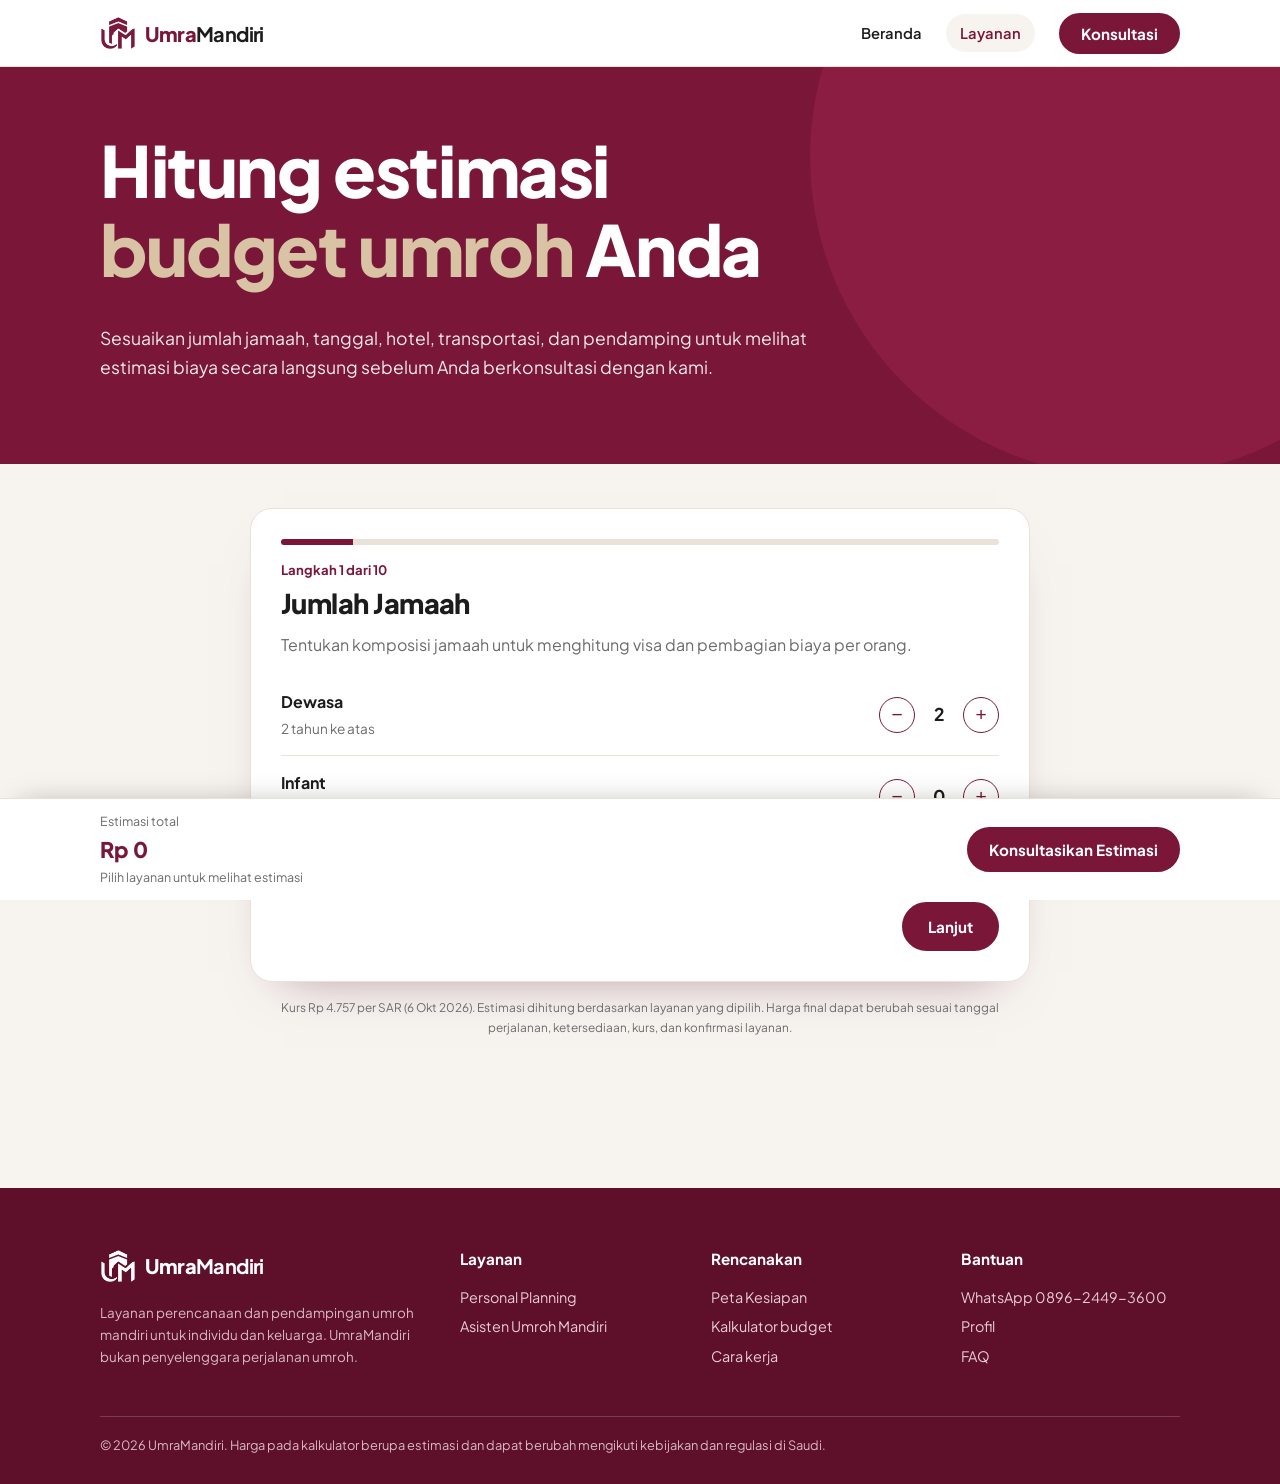
<file: kalkulator.html>
<!DOCTYPE html>
<html lang="id">
<head>
<meta charset="utf-8">
<meta name="viewport" content="width=device-width, initial-scale=1, viewport-fit=cover">
<title>Kalkulator Budget Umroh | UmraMandiri</title>
<meta name="description" content="Hitung estimasi biaya umroh mandiri: visa, hotel Makkah dan Madinah, transportasi, tiket pesawat, dan muthawwif dalam satu kalkulator.">
<meta name="theme-color" content="#7A1738">
<meta property="og:title" content="UmraMandiri | Umroh sesuka Anda">
<meta property="og:description" content="Konsultasi, perencanaan, dan pendampingan umroh mandiri untuk individu dan keluarga.">
<meta property="og:type" content="website">
<link rel="icon" href="assets/favicon.png" type="image/png">
<link rel="apple-touch-icon" href="assets/apple-touch-icon.png">
<link rel="preconnect" href="https://fonts.googleapis.com">
<link rel="preconnect" href="https://fonts.gstatic.com" crossorigin>
<link href="https://fonts.googleapis.com/css2?family=Plus+Jakarta+Sans:wght@400;500;600;700;800&display=swap" rel="stylesheet">
<link rel="stylesheet" href="css/styles.css">
</head>
<body>
<header><div class="wrap">
<a class="logo" href="./"><img class="lg" src="assets/logo-mark-burgundy.png" alt=""><span>Umra<b>Mandiri</b></span></a>
<nav><a href="./">Beranda</a><a class="navm" href="./#layanan">Layanan</a><a class="btn" href="https://wa.me/6289624493600?text=Assalamualaikum%2C%20saya%20ingin%20konsultasi%20umroh%20mandiri">Konsultasi</a></nav>
</div></header>
<section class="hero-sec slim"><div class="wrap"><div style="position:relative;max-width:760px">
<h1>Hitung estimasi <span class="hl">budget umroh</span> Anda</h1>
<p>Sesuaikan jumlah jamaah, tanggal, hotel, transportasi, dan pendamping untuk melihat estimasi biaya secara langsung sebelum Anda berkonsultasi dengan kami.</p></div></div></section>

<section class="wzs"><div class="wrap"><div class="wz" id="wz">
<div class="prog"><i id="pg"></i></div><p class="stepno" id="sn"></p>
<div id="st"></div>
<div class="nav2"><button class="btn ghost" id="bk" type="button">Kembali</button><button class="btn" id="nx" type="button">Lanjut</button></div>
</div>
<p class="dnote"><span id="kurs"></span> Estimasi dihitung berdasarkan layanan yang dipilih. Harga final dapat berubah sesuai tanggal perjalanan, ketersediaan, kurs, dan konfirmasi layanan.</p></div></section>

<div class="dock"><div class="wrap"><div><small>Estimasi total</small><b id="dt1">Rp 0</b><small id="dt2"></small></div><a class="btn" id="dwa" href="#">Konsultasikan Estimasi</a></div></div>
<footer><div class="wrap">
<div class="fg">
<div><a class="logo" style="color:#fff" href="./"><img class="lg" src="assets/logo-mark-white.png" alt=""><span>Umra<b style="color:#fff">Mandiri</b></span></a>
<p style="margin-top:12px">Layanan perencanaan dan pendampingan umroh mandiri untuk individu dan keluarga. UmraMandiri bukan penyelenggara perjalanan umroh.</p></div>
<div><h4>Layanan</h4><a href="./#layanan">Personal Planning</a><a href="./#layanan">Asisten Umroh Mandiri</a></div>
<div><h4>Rencanakan</h4><a href="./#peta">Peta Kesiapan</a><a href="kalkulator.html">Kalkulator budget</a><a href="./#fase">Cara kerja</a></div>
<div><h4>Bantuan</h4><a href="https://wa.me/6289624493600">WhatsApp 0896-2449-3600</a><a href="./#profil">Profil</a><a href="./#faq">FAQ</a></div>
</div>
<!-- Tambahkan NIB / legalitas usaha di sini setelah tersedia -->
<div class="fb">&copy; 2026 UmraMandiri. Harga pada kalkulator berupa estimasi dan dapat berubah mengikuti kebijakan dan regulasi di Saudi.</div>
</div></footer>
<script src="data/data.js"></script>
<script src="js/kalkulator.js"></script>
</body>
</html>
</file>
<file: css/styles.css>
:root{--p:#7A1738;--pd:#5E102B;--pl:#A52A52;--off:#F7F4F0;--ink:#1C1C1C;--mute:#6B6B6B;--sand:#D8C3A5;--line:#e9e2d9;color-scheme:light;box-sizing:border-box;padding-top:env(safe-area-inset-top,0px)}
*,*:before,*:after{box-sizing:inherit}
html{scroll-behavior:smooth;scroll-padding-top:76px}
body{margin:0;background:#fff;color:var(--ink);font:400 16px/1.65 "Plus Jakarta Sans",system-ui,sans-serif}
h1,h2,h3{margin:0 0 .5em;font-weight:800;line-height:1.12;letter-spacing:-.02em}
h1{font-size:clamp(2.4rem,6vw,4.4rem)}h2{font-size:clamp(1.7rem,3.6vw,2.6rem)}h3{font-size:1.08rem;letter-spacing:-.01em}
p{margin:0 0 1em;color:var(--mute)}a{color:inherit}
:focus-visible{outline:3px solid var(--pl);outline-offset:2px}
.wrap{max-width:1120px;margin:0 auto;padding:0 20px}
section{padding:84px 0}.off{background:var(--off)}
header{position:sticky;top:0;z-index:20;background:rgba(255,255,255,.92);backdrop-filter:blur(10px);border-bottom:1px solid var(--line)}
header .wrap{display:flex;align-items:center;justify-content:space-between;height:66px}
.logo{font-weight:800;font-size:1.25rem;text-decoration:none;color:var(--p);letter-spacing:-.03em}.logo b{color:var(--ink)}
nav{display:flex;gap:24px;align-items:center;font-size:.92rem;font-weight:600}
nav a{text-decoration:none;color:var(--ink)}nav a:hover{color:var(--p)}
nav a.navm{color:var(--p);background:var(--off);padding:7px 14px;border-radius:999px}
.btn{display:inline-block;background:var(--p);color:#fff;padding:13px 24px;border-radius:999px;text-decoration:none;font:700 .95rem "Plus Jakarta Sans",sans-serif;border:2px solid var(--p);cursor:pointer;transition:background .2s,transform .2s}
.btn:hover{background:var(--pd);border-color:var(--pd);transform:translateY(-1px)}
.btn.ghost{background:#fff;color:var(--p)}.btn.ghost:hover{background:var(--off)}
nav .btn{padding:9px 20px;color:#fff}nav .btn:hover{color:#fff}
.hero-sec{background:var(--p);color:#fff;padding:72px 0 124px;position:relative;overflow:hidden}
.hero-sec:before{content:"";position:absolute;width:640px;height:640px;border-radius:50%;background:var(--pl);opacity:.35;right:-170px;top:-230px}
.hero{display:grid;grid-template-columns:1.1fr .9fr;gap:52px;align-items:center;position:relative}
.hero p{color:rgba(255,255,255,.86);font-size:1.12rem;max-width:52ch}
.hl{color:var(--sand)}
.hero .btn{background:#fff;color:var(--p);border-color:#fff}.hero .btn:hover{background:var(--off)}
.hero .btn.ghost{background:transparent;color:#fff;border-color:rgba(255,255,255,.6)}.hero .btn.ghost:hover{background:rgba(255,255,255,.12)}
.hbtn{display:flex;gap:12px;flex-wrap:wrap;margin-top:28px}
.quiz{background:#fff;color:var(--ink);border-radius:22px;padding:30px;box-shadow:0 34px 60px -30px rgba(0,0,0,.55)}
.quiz small{color:var(--mute);font-weight:600}
.bar{height:5px;background:var(--line);border-radius:3px;margin:12px 0 22px}.bar i{display:block;height:100%;background:var(--p);border-radius:3px;transition:width .3s}
.q{font-weight:800;font-size:1.2rem;color:var(--ink);margin:0;line-height:1.35}
.opts{display:flex;gap:10px;flex-wrap:wrap;margin-top:20px}.opts .btn{flex:1;min-width:120px;text-align:center}
.quiz .btn{background:var(--p);color:#fff;border-color:var(--p)}.quiz .btn:hover{background:var(--pd)}
.quiz .btn.ghost{background:#fff;color:var(--p)}
section.tiles{padding:0 0 24px;margin-top:-64px;position:relative;z-index:2}
.tiles .wrap{display:grid;grid-template-columns:repeat(3,1fr);gap:16px}
.tile{background:#fff;border:1px solid var(--line);border-radius:18px;padding:24px;box-shadow:0 20px 44px -28px rgba(94,16,43,.55)}
.tile h3{color:var(--p);margin-bottom:.3em}.tile p{margin:0;font-size:.92rem}
.grid{display:grid;grid-template-columns:repeat(auto-fit,minmax(250px,1fr));gap:18px;margin-top:34px}
.svc{display:flex;flex-direction:column;background:#fff;border:1px solid var(--line);border-radius:18px;padding:24px;text-decoration:none;transition:transform .2s,box-shadow .2s,border-color .2s}
.svc:hover{transform:translateY(-4px);border-color:var(--p);box-shadow:0 24px 44px -28px rgba(94,16,43,.6)}
.svc p{font-size:.92rem;flex:1}.svc em{font-style:normal;font-weight:700;color:var(--p);font-size:.9rem}
.price{align-self:flex-start;background:var(--off);color:var(--pd);font-weight:700;font-size:.78rem;padding:4px 11px;border-radius:999px;margin-bottom:14px}
.calc{display:grid;grid-template-columns:1.1fr .9fr;gap:28px;margin-top:34px;align-items:start}
.f{display:grid;gap:14px;background:#fff;border:1px solid var(--line);border-radius:20px;padding:26px}
.two{display:grid;grid-template-columns:1fr 1fr;gap:14px}
label{font-size:.82rem;font-weight:600;color:var(--mute);display:grid;gap:5px}
input,select{font:inherit;color:var(--ink);padding:11px 12px;border:1.5px solid var(--line);border-radius:10px;background:#fff;width:100%}
input:focus,select:focus{outline:none;border-color:var(--p)}
.res{background:var(--p);color:#fff;border-radius:20px;padding:26px;position:sticky;top:92px}
.res table{width:100%;border-collapse:collapse;font-size:.88rem}
.res td{padding:8px 0;border-bottom:1px solid rgba(255,255,255,.18)}.res td:last-child{text-align:right;white-space:nowrap}
.tot{font-weight:800;font-size:2rem;margin:16px 0 2px;letter-spacing:-.02em}
.res small,.nt{color:rgba(255,255,255,.78)}.nt{font-size:.78rem;margin:12px 0 18px}
.cta{display:flex;gap:10px;flex-wrap:wrap}
.res .btn{background:#fff;color:var(--p);border-color:#fff}.res .btn.ghost{background:transparent;color:#fff;border-color:rgba(255,255,255,.6)}
.about{display:grid;grid-template-columns:1fr 1.2fr;gap:48px;align-items:start}
.cmpwrap{overflow-x:auto;background:#fff;border:1px solid var(--line);border-radius:18px;padding:8px 22px}
.cmp{width:100%;border-collapse:collapse;min-width:480px;font-size:.92rem}
.cmp th{text-align:left;padding:16px 14px 12px 0;color:var(--p);font-weight:800}
.cmp td{padding:14px 14px 14px 0;border-top:1px solid var(--line);color:var(--mute);vertical-align:top}
.cmp td:first-child{color:var(--ink);font-weight:700;width:20%}.cmp td:last-child{color:var(--pd);font-weight:600}
.steps{counter-reset:s;list-style:none;padding:0;margin:34px 0 0;display:grid;grid-template-columns:repeat(auto-fit,minmax(210px,1fr));gap:18px}
.steps li{counter-increment:s;background:#fff;border:1px solid var(--line);border-radius:18px;padding:24px}
.steps li:before{content:counter(s);display:flex;width:38px;height:38px;border-radius:50%;background:var(--p);color:#fff;align-items:center;justify-content:center;font-weight:800;margin-bottom:14px}
.steps p{margin:0;font-size:.92rem}
details{border-bottom:1px solid var(--line);padding:18px 0}
summary{cursor:pointer;font-weight:700;list-style:none}summary::-webkit-details-marker{display:none}
summary:after{content:"+";float:right;color:var(--p);font-size:1.4rem;line-height:1}details[open] summary:after{content:"\2013"}
details p{margin:10px 0 0}
.band{background:var(--p);color:#fff;text-align:center}.band p{color:rgba(255,255,255,.85);margin:0 auto 26px}
.band .btn{background:#fff;color:var(--p);border-color:#fff}.band .btn.ghost{background:transparent;color:#fff;border-color:rgba(255,255,255,.6)}
footer{background:var(--pd);color:#f1dfe5;padding:58px 0 28px}
.fg{display:grid;grid-template-columns:1.5fr 1fr 1fr 1fr;gap:32px}
footer h4{color:#fff;margin:0 0 12px;font-size:.95rem}
footer a{display:block;text-decoration:none;color:#e8cdd6;font-size:.9rem;padding:3px 0}footer a:hover{color:#fff}
footer p{color:#d9b8c4;font-size:.84rem;max-width:46ch}
.fb{border-top:1px solid rgba(255,255,255,.18);margin-top:34px;padding-top:18px;font-size:.8rem;color:#d9b8c4}
.fab{position:fixed;right:18px;bottom:calc(18px + env(safe-area-inset-bottom,0px));z-index:30;background:var(--p);color:#fff;padding:13px 22px;border-radius:999px;text-decoration:none;font-weight:700;font-size:.9rem;box-shadow:0 12px 30px -8px rgba(94,16,43,.65);transition:transform .2s,background .2s}
.fab:hover{transform:translateY(-2px);background:var(--pd)}
.rv{opacity:0;transform:translateY(14px);transition:opacity .6s,transform .6s}.rv.in{opacity:1;transform:none}
@media(max-width:860px){.hero,.calc,.about{grid-template-columns:1fr}.tiles .wrap{grid-template-columns:1fr}.fg{grid-template-columns:1fr 1fr}nav a:not(.btn):not(.navm){display:none}nav{gap:12px}section{padding:56px 0}.res{position:static}.hero-sec{padding:48px 0 104px}.two{grid-template-columns:1fr}.fab{padding:12px 16px}}
@media(prefers-reduced-motion:reduce){*{transition:none!important;scroll-behavior:auto!important}}

/* ===== Perbaikan kuis, bagian konsep, lead magnet ===== */
.hero .quiz p{color:var(--mute);font-size:1rem;max-width:none}
.hero .quiz p.q{color:var(--ink);font-size:1.2rem}
.dark{background:var(--pd);color:#fff}.dark p{color:rgba(255,255,255,.82)}
.promise{font-weight:800;font-size:clamp(1.7rem,4vw,3rem);line-height:1.15;max-width:22ch;letter-spacing:-.02em;margin-bottom:34px}
.dark .promise{color:#fff}
.dark .item{border-top:2px solid var(--sand);padding-top:16px}.dark h3{color:#fff}
#cara .steps li{background:var(--off);border-color:transparent}
.learn{display:grid;grid-template-columns:1.2fr 1fr;gap:18px;margin-top:34px}
.learn .lead{grid-row:span 2}
.card{background:#fff;border:1px solid var(--line);border-radius:20px;padding:28px}
.card .btn{align-self:flex-start}
.lead-form{display:grid;gap:12px;margin-top:6px}
.chk{display:flex;gap:10px;align-items:flex-start;font-weight:500;line-height:1.4}.chk input{width:auto;margin-top:3px}
.err{color:var(--pl);font-size:.85rem;margin:0;min-height:1.2em}
.more{display:inline-block;margin-top:14px;color:var(--p);font-weight:700;text-decoration:none;font-size:.9rem}
.slim{padding:64px 0}
.ul{margin:0 0 18px;padding-left:1.1em;color:var(--mute)}.ul li{margin:6px 0}
@media(max-width:860px){.learn{grid-template-columns:1fr}.learn .lead{grid-row:auto}}

/* ===== Kalkulator bertahap ===== */
.res p{color:rgba(255,255,255,.85)}
.wzs{padding:44px 0 150px;background:var(--off)}
.wz{max-width:780px;margin:0 auto;background:#fff;border:1px solid var(--line);border-radius:22px;padding:30px;box-shadow:0 24px 50px -34px rgba(94,16,43,.5)}
.prog{height:6px;background:var(--line);border-radius:4px;overflow:hidden}.prog i{display:block;height:100%;width:10%;background:var(--p);transition:width .3s}
.stepno{margin:14px 0 8px;font-size:.82rem;font-weight:700;color:var(--p)}
#st h2{font-size:1.7rem}
.row{display:flex;justify-content:space-between;align-items:center;gap:14px;padding:14px 0;border-bottom:1px solid var(--line)}
.row b{display:block}.row small{color:var(--mute);font-size:.85rem}
.stp{display:inline-flex;align-items:center;gap:12px}.stp b{min-width:24px;text-align:center;font-size:1.1rem}
.stp button{width:36px;height:36px;border-radius:50%;border:1.5px solid var(--p);background:#fff;color:var(--p);font-size:1.2rem;line-height:1;cursor:pointer}
.stp button:hover{background:var(--p);color:#fff}
.tl{margin:14px 0 0;font-size:.92rem}
.lb{display:grid;gap:8px;font-size:.82rem;font-weight:600;color:var(--mute)}
.chips{display:flex;gap:8px;flex-wrap:wrap;margin:16px 0 12px}
.chip{border:1.5px solid var(--line);background:#fff;color:var(--ink);padding:7px 14px;border-radius:999px;font:600 .85rem "Plus Jakarta Sans",sans-serif;cursor:pointer}
.chip.on{background:var(--p);border-color:var(--p);color:#fff}
input.q{margin-bottom:12px}
.hc{display:flex;justify-content:space-between;align-items:center;gap:14px;width:100%;text-align:left;background:#fff;border:1.5px solid var(--line);border-radius:14px;padding:14px 16px;margin-bottom:10px;font:inherit;color:inherit;cursor:pointer}
.hc:hover{border-color:var(--p)}.hc.on{border-color:var(--p);background:var(--off);box-shadow:inset 0 0 0 1px var(--p)}
.hc.dis{opacity:.55;cursor:default}.hc b{display:block}.hc i{font-style:normal;color:var(--pl);font-size:.85rem}
.hc .pr{text-align:right;font-weight:800;color:var(--p)}.hc small{display:block;font-weight:500;color:var(--mute);font-size:.78rem}
.nav2{display:flex;justify-content:space-between;margin-top:26px}
.sumtop{background:var(--p);color:#fff;border-radius:16px;padding:22px;margin:16px 0}
.sumtop small{color:rgba(255,255,255,.8)}.big{font-weight:800;font-size:2.2rem;letter-spacing:-.02em}
.sumt{width:100%;border-collapse:collapse;font-size:.92rem}.sumt td{padding:9px 0;border-bottom:1px solid var(--line)}.sumt td:last-child{text-align:right;font-weight:600}
.warn{color:var(--pl);font-size:.88rem;margin-top:12px}
.dock{position:fixed;left:0;right:0;bottom:0;z-index:40;background:#fff;border-top:1px solid var(--line);box-shadow:0 -12px 30px -20px rgba(0,0,0,.35);padding:12px 0 calc(12px + env(safe-area-inset-bottom,0px))}
.dock .wrap{display:flex;justify-content:space-between;align-items:center;gap:14px}
.dock small{display:block;color:var(--mute);font-size:.78rem}.dock b{font-size:1.35rem;font-weight:800;color:var(--p)}
.dock .btn{padding:11px 20px;white-space:nowrap}
.dnote{font-size:.74rem;color:var(--mute);max-width:780px;margin:16px auto 0;text-align:center}
@media(max-width:860px){.wz{padding:22px}.dock .btn{padding:10px 14px;font-size:.85rem}.fab{display:none}}

/* ===== PRATINJAU: hero, ngobrol, 3 fase, budget ===== */
.hero2{background:var(--p);color:#fff;position:relative;overflow:hidden;padding:70px 0 130px}
.h2g{display:grid;grid-template-columns:1.05fr .95fr;gap:40px;align-items:center;position:relative;z-index:2}
.pill{display:inline-flex;align-items:center;gap:8px;background:rgba(255,255,255,.14);color:#fff;font-weight:700;font-size:.82rem;padding:7px 14px;border-radius:999px;margin-bottom:20px}
.pill:before{content:"";width:8px;height:8px;border-radius:50%;background:var(--sand)}
.hero2 h1 em{font-style:italic;color:var(--sand)}
.hero2 p{color:rgba(255,255,255,.86);font-size:1.1rem;max-width:50ch}
.hero2 .btn{background:#fff;color:var(--p);border-color:#fff}.hero2 .btn.ghost{background:transparent;color:#fff;border-color:rgba(255,255,255,.6)}
.sky{position:absolute;left:0;right:0;bottom:-1px;width:100%;height:96px;z-index:1}
.stage{position:relative;display:flex;justify-content:center;padding:10px 0}
.stage:before{content:"";position:absolute;width:430px;height:430px;border-radius:50%;background:var(--pl);opacity:.38;top:50%;left:50%;transform:translate(-50%,-50%)}
.phone{position:relative;width:296px;background:#141414;border-radius:44px;padding:10px;box-shadow:0 44px 70px -30px rgba(0,0,0,.65)}
.screen{background:#efe9e3;border-radius:35px;overflow:hidden;min-height:500px;display:flex;flex-direction:column}
.ptop{background:var(--pd);color:#fff;padding:36px 16px 12px;display:flex;gap:10px;align-items:center}
.ptop b{display:block;font-size:.88rem}.ptop small{font-size:.68rem;opacity:.8}
.av{width:36px;height:36px;border-radius:50%;background:#fff;display:grid;place-items:center;flex:none}
.msgs{flex:1;padding:14px 12px;display:flex;flex-direction:column;gap:9px}
.m{max-width:86%;padding:8px 11px;border-radius:12px;font-size:.73rem;line-height:1.42;color:var(--ink);box-shadow:0 1px 2px rgba(0,0,0,.1);opacity:0;animation:pop .5s forwards}
.m.me{align-self:flex-end;background:#f2dae1;border-top-right-radius:3px}.m.us{align-self:flex-start;background:#fff;border-top-left-radius:3px}
.m time{display:block;text-align:right;font-size:.58rem;color:#8c8c8c;margin-top:3px}
@keyframes pop{from{opacity:0;transform:translateY(8px)}to{opacity:1;transform:none}}
.typing{align-self:flex-start;background:#fff;border-radius:12px;padding:9px 12px;display:flex;gap:4px;opacity:0;animation:pop .4s 6.2s forwards}
.typing i{width:6px;height:6px;border-radius:50%;background:#b3a8ad;animation:bl 1.2s infinite}.typing i:nth-child(2){animation-delay:.2s}.typing i:nth-child(3){animation-delay:.4s}
@keyframes bl{0%,60%,100%{opacity:.3}30%{opacity:1}}
.pin{margin:6px 10px 12px;background:#fff;border-radius:20px;padding:8px 8px 8px 14px;font-size:.7rem;color:#9a9a9a;display:flex;justify-content:space-between;align-items:center}
.pin span{width:26px;height:26px;border-radius:50%;background:var(--p)}
.fl{position:absolute;z-index:3;background:#fff;color:var(--ink);border-radius:14px;padding:10px 14px;font-weight:700;font-size:.8rem;box-shadow:0 18px 36px -18px rgba(0,0,0,.55);display:flex;gap:8px;align-items:center;animation:fy 5s ease-in-out infinite}
.fl:before{content:"";width:8px;height:8px;border-radius:50%;background:var(--p)}
.fl.a{left:-4px;top:70px}.fl.b{right:-10px;top:240px;animation-delay:1.2s}.fl.c{left:6px;bottom:60px;animation-delay:2.2s}
@keyframes fy{50%{transform:translateY(-8px)}}
.eyebrow{display:inline-block;background:var(--off);color:var(--p);font-weight:700;font-size:.82rem;padding:6px 14px;border-radius:999px;margin-bottom:14px}
.sech{text-align:center;max-width:720px;margin:0 auto 40px}.sech p{margin:0 auto}
.chat{max-width:760px;margin:0 auto;display:grid;gap:14px}
.cr{display:flex;gap:12px;align-items:flex-end}.cr.u{flex-direction:row-reverse}
.bub{max-width:76%;padding:13px 18px;border-radius:18px;font-size:.95rem;line-height:1.5}
.cr.c .bub{background:#fff;border:1px solid var(--line);color:var(--ink);border-bottom-left-radius:5px}
.cr.u .bub{background:var(--p);color:#fff;border-bottom-right-radius:5px}
.avs{width:42px;height:42px;border-radius:50%;flex:none;display:grid;place-items:center;overflow:hidden;box-shadow:0 6px 14px -6px rgba(0,0,0,.4)}
.tl3{position:relative;max-width:900px;margin:0 auto;display:grid;gap:24px}
.tl3:before{content:"";position:absolute;left:50%;top:10px;bottom:10px;width:2px;background:var(--line);transform:translateX(-50%)}
.phs{background:#fff;border:1px solid var(--line);border-radius:20px;overflow:hidden;box-shadow:0 26px 46px -34px rgba(94,16,43,.55);width:calc(50% - 30px);position:relative}
.phs:nth-child(even){margin-left:auto}
.phs:before{content:"";position:absolute;top:36px;right:-37px;width:14px;height:14px;border-radius:50%;background:var(--sand);border:3px solid #fff;box-shadow:0 0 0 1px var(--line)}
.phs:nth-child(even):before{right:auto;left:-37px}
.phh{padding:20px 22px;display:flex;gap:14px;align-items:flex-start;background:var(--p);color:#fff}.phh.lt{background:#fff;color:var(--ink);border-bottom:1px solid var(--line)}
.phn{font-weight:800;font-size:1.9rem;color:var(--sand);line-height:1}.phh.lt .phn{color:var(--p)}
.phh small{display:block;font-size:.72rem;font-weight:700;opacity:.8}.phh h3{margin:2px 0 0;font-size:1.02rem}
.ic{margin-left:auto;width:38px;height:38px;border-radius:50%;background:rgba(255,255,255,.16);display:grid;place-items:center;flex:none}.phh.lt .ic{background:var(--off)}
.phb{padding:18px 22px 22px}.phb p{font-size:.9rem}
.ck{display:grid;grid-template-columns:1fr 1fr;gap:8px}
.ck span{border:1px solid var(--line);background:var(--off);border-radius:10px;padding:8px 10px;font-size:.8rem;font-weight:600}
.ck span:before{content:"\2713";color:var(--p);margin-right:6px;font-weight:800}
.mini{margin-top:14px;border:1px solid var(--line);border-left:4px solid var(--p);border-radius:12px;padding:14px 16px;background:#fff}
.mini b{display:block}.mini small{color:var(--mute)}
.more{display:inline-block;margin-top:12px;color:var(--p);font-weight:700;text-decoration:none;font-size:.88rem}
.prin{margin-top:14px;border-left:4px solid var(--p);background:var(--off);padding:12px 14px;border-radius:0 10px 10px 0;font-weight:700;font-size:.9rem}
.bp{background:linear-gradient(135deg,var(--p),var(--pd));color:#fff;text-align:center}.bp p{color:rgba(255,255,255,.85)}
.tick{display:grid;grid-template-columns:1.6fr 1fr;max-width:880px;margin:38px auto 0;border-radius:22px;overflow:hidden;text-align:left;box-shadow:0 44px 70px -34px rgba(0,0,0,.6)}
.tw{background:#fff;color:var(--ink);padding:28px}.tw small{display:block;font-weight:800;color:var(--p);margin-bottom:14px}
.ck2{display:grid;grid-template-columns:1fr 1fr;gap:10px}.ck2 span{background:var(--off);border:1px solid var(--line);border-radius:10px;padding:10px 12px;font-size:.84rem;font-weight:600}
.ck2 span:before{content:"\2713";color:var(--p);margin-right:6px;font-weight:800}
.td{position:relative;background:#3a0a1b;padding:28px;display:flex;flex-direction:column;justify-content:center;border-left:2px dashed rgba(255,255,255,.28)}
.td:before{content:"";position:absolute;left:-14px;top:50%;width:26px;height:26px;border-radius:50%;background:var(--pd);transform:translateY(-50%)}
.td small{color:var(--sand);font-weight:700}.td h3{font-size:1.9rem;color:#fff;margin:6px 0 4px}.td p{font-size:.85rem;color:rgba(255,255,255,.75)}
.btn.sand{background:var(--sand);border-color:var(--sand);color:#3a0a1b}.btn.sand:hover{background:#fff;border-color:#fff}
.rv{opacity:0;transform:translateY(14px);transition:opacity .6s,transform .6s}.rv.in{opacity:1;transform:none}
@media(max-width:860px){.h2g{grid-template-columns:1fr}.hero2{padding:44px 0 110px}.stage{margin-top:14px}.fl.a{left:0}.fl.b{right:0}
.tl3:before{left:14px}.phs{width:calc(100% - 38px);margin-left:38px!important}.phs:before,.phs:nth-child(even):before{left:-33px;right:auto}.tick{grid-template-columns:1fr}.td{border-left:0;border-top:2px dashed rgba(255,255,255,.28)}.td:before{left:50%;top:-14px;transform:translateX(-50%)}.ck2,.ck{grid-template-columns:1fr}}
@media(prefers-reduced-motion:reduce){.m,.typing{animation:none;opacity:1}.fl{animation:none}}

/* ===== Logo, foto, kuis mandiri ===== */
.logo{display:inline-flex;align-items:center;gap:9px}.lg{height:34px;width:auto}
.av img{width:22px;height:auto}.avs img{width:26px;height:auto}
.qz{display:grid;grid-template-columns:1fr 1fr;gap:28px;align-items:stretch}
.qimg{background:linear-gradient(180deg,rgba(94,16,43,.25),rgba(94,16,43,.92)),url(../assets/img/kabah-tawaf.jpg) center/cover;border-radius:22px;min-height:400px;display:flex;align-items:flex-end;padding:32px;color:#fff}
.qimg h2{color:#fff}.qimg p{color:rgba(255,255,255,.88);margin:0}
.quiz{align-self:center;width:100%}
.bp{background:linear-gradient(135deg,rgba(122,23,56,.94),rgba(94,16,43,.97)),url(../assets/img/kabah-sudut.jpg) center/cover}
@media(max-width:860px){.qz{grid-template-columns:1fr}.qimg{min-height:260px}}

/* Teks di bawah judul hero halaman dalam (kalkulator, ebook) */
.hero-sec.slim p{color:rgba(255,255,255,.9);font-size:1.1rem;max-width:56ch}

/* Ponsel: tabel perbandingan menggulir ke samping tanpa melebarkan halaman */
body{overflow-x:clip}
.about>*,.qz>*,.calc>*,.learn>*,.h2g>*{min-width:0}
.cmpwrap{max-width:100%;overflow-x:auto;-webkit-overflow-scrolling:touch;scrollbar-width:thin}
.swipe{display:none;margin:10px 0 0;font-size:.8rem;font-weight:600;color:var(--p)}
@media(max-width:860px){.h2g,.about,.qz,.calc,.learn{grid-template-columns:minmax(0,1fr)}.swipe{display:block}.cmp{min-width:520px}}

/* Header ponsel: logo dan menu muat dalam satu baris */
@media(max-width:560px){
header .wrap{padding:0 14px}
.logo{font-size:1.05rem;gap:6px}.lg{height:28px}
nav{gap:8px}
nav a.navm{padding:6px 10px;font-size:.8rem}
nav .btn{padding:8px 14px;font-size:.82rem}
}
@media(max-width:380px){.logo{font-size:.98rem}nav a.navm{padding:6px 8px;font-size:.76rem}nav .btn{padding:7px 11px;font-size:.78rem}}

/* layar 340px ke bawah: tampilkan logo tanpa tulisan agar menu muat */
@media(max-width:340px){.logo span{display:none}}

/* Langkah transportasi kalkulator */
.trrow{display:grid;grid-template-columns:104px 1fr auto;gap:14px;align-items:center;padding:16px 0;border-bottom:1px solid var(--line)}
.trrow img{width:104px;height:68px;object-fit:contain;mix-blend-mode:multiply}
.trinfo{display:grid;gap:5px;min-width:0}.trinfo b{display:block}.trinfo small{color:var(--mute);font-size:.8rem}
.trinfo select{font-size:.84rem;padding:8px 10px}
@media(max-width:560px){.trrow{grid-template-columns:76px 1fr}.trrow img{width:76px;height:52px}.trrow .stp{grid-column:1/-1;justify-self:end}}
@media(max-width:560px){.dock b{font-size:1.15rem;white-space:nowrap}.dock small{font-size:.72rem}}


/* ===== Layanan tiga tingkat, profil ===== */
.svc3{display:grid;grid-template-columns:repeat(3,minmax(0,1fr));gap:18px;margin-top:10px;align-items:stretch}
.svc3 .svc{padding:28px;cursor:default}
.svc3 .svc:hover{transform:none;border-color:var(--line);box-shadow:none}
.svc3 .svc.main:hover{border-color:var(--p)}
.svc.main{border:2px solid var(--p);box-shadow:0 30px 50px -34px rgba(94,16,43,.6)}
.price.pm{background:var(--p);color:#fff}
.svc .sp{flex:none;font-size:.95rem}
.ck1{list-style:none;margin:6px 0 22px;padding:0;display:grid;gap:9px;flex:1;align-content:start}
.ck1 li{position:relative;padding-left:24px;font-size:.9rem;color:var(--ink);line-height:1.45}
.ck1 li:before{content:"\2713";position:absolute;left:0;color:var(--p);font-weight:800}
.svc .btn{align-self:flex-start}
.scope{margin-top:28px;background:#fff;border:1px solid var(--line);border-left:4px solid var(--p);border-radius:12px;padding:18px 22px}
.scope b{display:block;margin-bottom:4px}.scope p{margin:0;font-size:.9rem}
@media(max-width:980px){.svc3{grid-template-columns:minmax(0,1fr)}}

.pf{display:grid;grid-template-columns:.8fr 1.2fr;gap:48px;align-items:center}
.pf>*{min-width:0}
.pfp{position:relative;margin:0;aspect-ratio:4/5;border-radius:22px;overflow:hidden;background:linear-gradient(160deg,var(--p),var(--pd));box-shadow:0 34px 60px -34px rgba(94,16,43,.6)}
.pfp .mono{position:absolute;inset:0;display:grid;place-items:center;font-weight:800;font-size:5rem;letter-spacing:-.04em;color:var(--sand)}
.pfp img{position:absolute;inset:0;width:100%;height:100%;object-fit:cover}
.pn{color:var(--p);font-weight:700}.pn b{color:var(--ink)}
.pfl{list-style:none;margin:22px 0 0;padding:0;display:grid;grid-template-columns:1fr 1fr;gap:12px}
.pfl li{background:var(--off);border:1px solid var(--line);border-radius:12px;padding:12px 14px}
.pfl b{display:block;color:var(--p)}.pfl span{font-size:.85rem;color:var(--mute)}
.pnow{font-size:.88rem;margin:18px 0 0}
@media(max-width:860px){.pf{grid-template-columns:minmax(0,1fr)}.pfp{max-width:320px}.pfl{grid-template-columns:1fr}}


/* ===== Alur baru: strip kredibilitas, transparansi, tangga layanan ===== */
.tstrip{padding:0 0 8px}
.tstrip ul{list-style:none;margin:0;padding:0;display:grid;grid-template-columns:repeat(4,minmax(0,1fr));gap:12px;transform:translateY(-6px)}
.tstrip li{background:var(--off);border:1px solid var(--line);border-radius:14px;padding:14px 16px}
.tstrip b{display:block;color:var(--p)}.tstrip span{font-size:.84rem;color:var(--mute)}
@media(max-width:860px){.tstrip ul{grid-template-columns:1fr 1fr}}
.svc .more{margin-top:auto;color:var(--p);font-weight:700;font-size:.9rem}
.svc .sp.nt,.svc .nt{font-size:.82rem;margin:0 0 16px;flex:none}

.trn{display:grid;grid-template-columns:1.05fr .95fr;gap:56px;align-items:center}
.trn>*{min-width:0}
.eyebrow.w{color:var(--sand)}
.ckw{list-style:none;margin:20px 0 0;padding:0;display:grid;gap:12px}
.ckw li{position:relative;padding-left:28px;color:#fff;font-size:.98rem}
.ckw li:before{content:"\2713";position:absolute;left:0;color:var(--sand);font-weight:800}
.mflow{display:grid;gap:22px}
.mrow{display:grid;grid-template-columns:minmax(0,.7fr) auto minmax(0,1.3fr);align-items:center;gap:12px}
.mn{background:#fff;color:var(--ink);border-radius:14px;padding:16px 18px;font-weight:700}
.mn b{display:block}.mn small{display:block;color:var(--mute);font-weight:500;font-size:.8rem}
.mn.me{background:var(--sand)}.mn.me small{color:var(--ink)}
.ma{min-width:92px;text-align:center;font-size:.76rem;font-weight:700;color:var(--sand)}
.ma span:after{content:" \2192"}
@media(max-width:860px){.trn{grid-template-columns:minmax(0,1fr);gap:32px}.mrow{grid-template-columns:minmax(0,1fr);gap:6px}.ma{min-width:0;text-align:left;padding:2px 4px}.ma span:after{content:" \2193"}}

.entry{display:flex;align-items:center;justify-content:space-between;gap:24px;background:var(--off);border:1px solid var(--line);border-radius:18px;padding:22px 26px;margin:0 0 18px}
.entry h3{margin:0 0 4px}.entry p{margin:0;max-width:60ch}.entry .price{margin-bottom:8px}
@media(max-width:760px){.entry{flex-direction:column;align-items:flex-start}}
.pbox{margin:2px 0 14px}
.pbox b{display:block;font-size:1.9rem;letter-spacing:-.03em;color:var(--p);line-height:1.1}
.pbox span{display:block;font-size:.88rem;color:var(--ink);font-weight:600;margin-top:2px}
.pbox small{display:block;font-size:.78rem;color:var(--mute);margin-top:8px;line-height:1.45}
.eyebrow.w{background:rgba(255,255,255,.14);color:var(--sand)}
.mrow{grid-template-columns:104px 132px minmax(0,1fr)}
@media(max-width:860px){.mrow{grid-template-columns:minmax(0,1fr)}}

/* ===== Alur tiga fase dirapatkan ===== */
.mnote{margin:18px 0 0;font-size:.82rem;color:rgba(255,255,255,.72)}
@media(min-width:861px){
.tl3{grid-template-columns:1fr 1fr;column-gap:60px;row-gap:28px;max-width:900px;align-items:start}
.phs,.phs:nth-child(even){width:auto;margin-left:0}
.phs:nth-child(1){grid-column:1;grid-row:1}
.phs:nth-child(2){grid-column:2;grid-row:2;align-self:start;margin-top:-14px;margin-bottom:-2000px;translate:0 -50%}
.phs:nth-child(3){grid-column:1;grid-row:2}
}
@media(max-width:860px){
.tl3{gap:14px}
.phh{padding:16px 18px}
.phb{padding:14px 18px 18px}
.phs:before{top:28px}
}


/* ===== Landing page final: masalah, solusi, dua produk ===== */
.hnote{margin:16px 0 0;font-size:.9rem;opacity:.85}
.tstrip ul{grid-template-columns:repeat(4,minmax(0,1fr))}
.pain{display:grid;grid-template-columns:repeat(3,minmax(0,1fr));gap:16px}
.pcard{background:#fff;border:1px solid var(--line);border-radius:18px;padding:24px}
.pcard .pcn{display:inline-grid;place-items:center;width:34px;height:34px;border-radius:50%;background:var(--off);color:var(--p);font-weight:800;font-size:.85rem;margin-bottom:14px}
.pcard h3{font-size:1.08rem;line-height:1.3;margin:0 0 8px}
.pcard p{margin:0;font-size:.93rem;color:var(--mute)}
.pcard.last{background:var(--p);border-color:var(--p)}
.pcard.last h3{color:#fff}.pcard.last p{color:rgba(255,255,255,.9)}
@media(max-width:980px){.pain{grid-template-columns:repeat(2,minmax(0,1fr))}}
@media(max-width:620px){.pain{grid-template-columns:minmax(0,1fr)}}

.help2{display:grid;grid-template-columns:1fr 1fr;gap:48px;align-items:center}
.help2>*{min-width:0}.help2 .chat{max-width:none;margin:0}
.hows{list-style:none;margin:0;padding:0;display:grid;gap:20px;counter-reset:h}
.hows li{display:grid;grid-template-columns:36px minmax(0,1fr);gap:14px;counter-increment:h}
.hows li:before{content:counter(h);display:grid;place-items:center;width:34px;height:34px;border-radius:50%;background:var(--p);color:#fff;font-weight:700;font-size:.9rem}
.hows b{display:block;font-size:1.02rem;margin-bottom:2px}.hows span{color:var(--mute);font-size:.93rem}
@media(max-width:860px){.help2{grid-template-columns:minmax(0,1fr);gap:32px}}

.svc2{display:grid;grid-template-columns:repeat(2,minmax(0,1fr));gap:20px;align-items:stretch}
.svc2 .svc{padding:30px;cursor:default}
.svc2 .svc:hover{transform:none;border-color:var(--line);box-shadow:none}
.svc2 .svc.main:hover{border-color:var(--p)}
.svc .for{font-size:.88rem;font-weight:700;color:var(--p);margin:0 0 6px;flex:none}
.svc .tg{font-style:italic;color:var(--ink);font-size:1.02rem;margin:0 0 12px;line-height:1.4;flex:none}
.svc .lead2{font-size:.93rem;color:var(--mute);margin:0 0 14px;flex:none}
.svc .lbl{font-weight:800;font-size:.9rem;margin:6px 0 8px;flex:none}
.svc .out{background:var(--off);border-radius:12px;padding:12px 14px;font-size:.9rem;margin:0 0 18px;flex:none;color:var(--ink)}
.svc .ck1{margin-bottom:18px}
@media(max-width:860px){.svc2{grid-template-columns:minmax(0,1fr)}}
.cmpbox{margin-top:40px}.cmpbox h3{margin:0 0 14px}

.fit2{display:grid;grid-template-columns:1fr 1fr;gap:20px}
.fit2>div{background:#fff;border:1px solid var(--line);border-radius:18px;padding:26px}
.fit2 h3{margin:0 0 12px;font-size:1.1rem}
.ck1.x li:before{content:"\2715";color:var(--mute)}
@media(max-width:760px){.fit2{grid-template-columns:minmax(0,1fr)}}

.steps3{list-style:none;margin:28px auto 30px;padding:0;display:grid;grid-template-columns:repeat(3,minmax(0,1fr));gap:14px;max-width:900px;text-align:left;counter-reset:s3}
.steps3 li{background:rgba(255,255,255,.1);border:1px solid rgba(255,255,255,.22);border-radius:14px;padding:18px;counter-increment:s3;color:#fff}
.steps3 li:before{content:counter(s3);display:grid;place-items:center;width:30px;height:30px;border-radius:50%;background:#fff;color:var(--p);font-weight:800;font-size:.85rem;margin-bottom:10px}
.steps3 b{display:block;margin-bottom:2px}.steps3 span{font-size:.88rem;opacity:.88}
@media(max-width:760px){.steps3{grid-template-columns:minmax(0,1fr)}}
.band .tl{font-weight:800;font-size:1.1rem;margin:30px auto 4px;color:#fff}

.stick{display:none}
@media(max-width:760px){
.fab{display:none}
.stick{display:block;position:fixed;left:0;right:0;bottom:0;z-index:40;padding:10px 14px calc(10px + env(safe-area-inset-bottom,0px));background:rgba(255,255,255,.96);border-top:1px solid var(--line);-webkit-backdrop-filter:blur(8px);backdrop-filter:blur(8px)}
.stick .btn{display:block;text-align:center;width:100%}
body{padding-bottom:74px}
}
</file>
